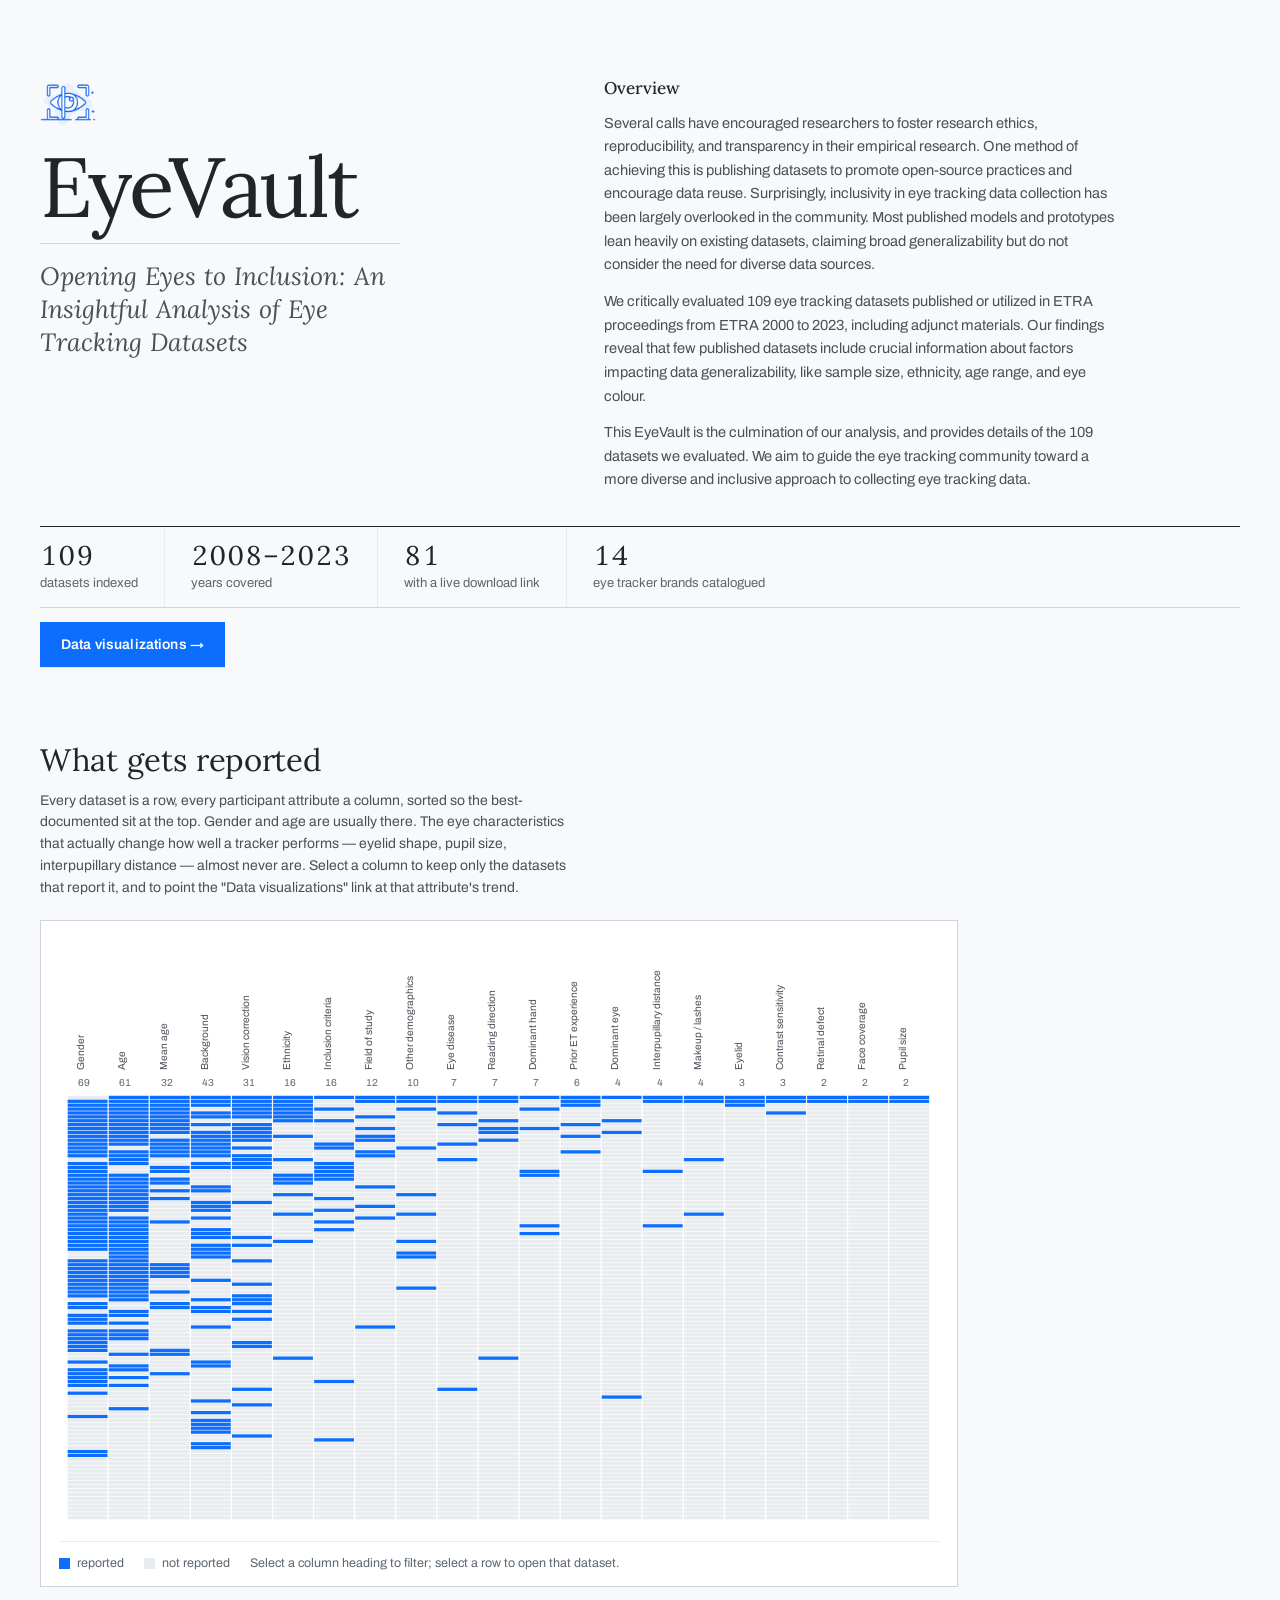
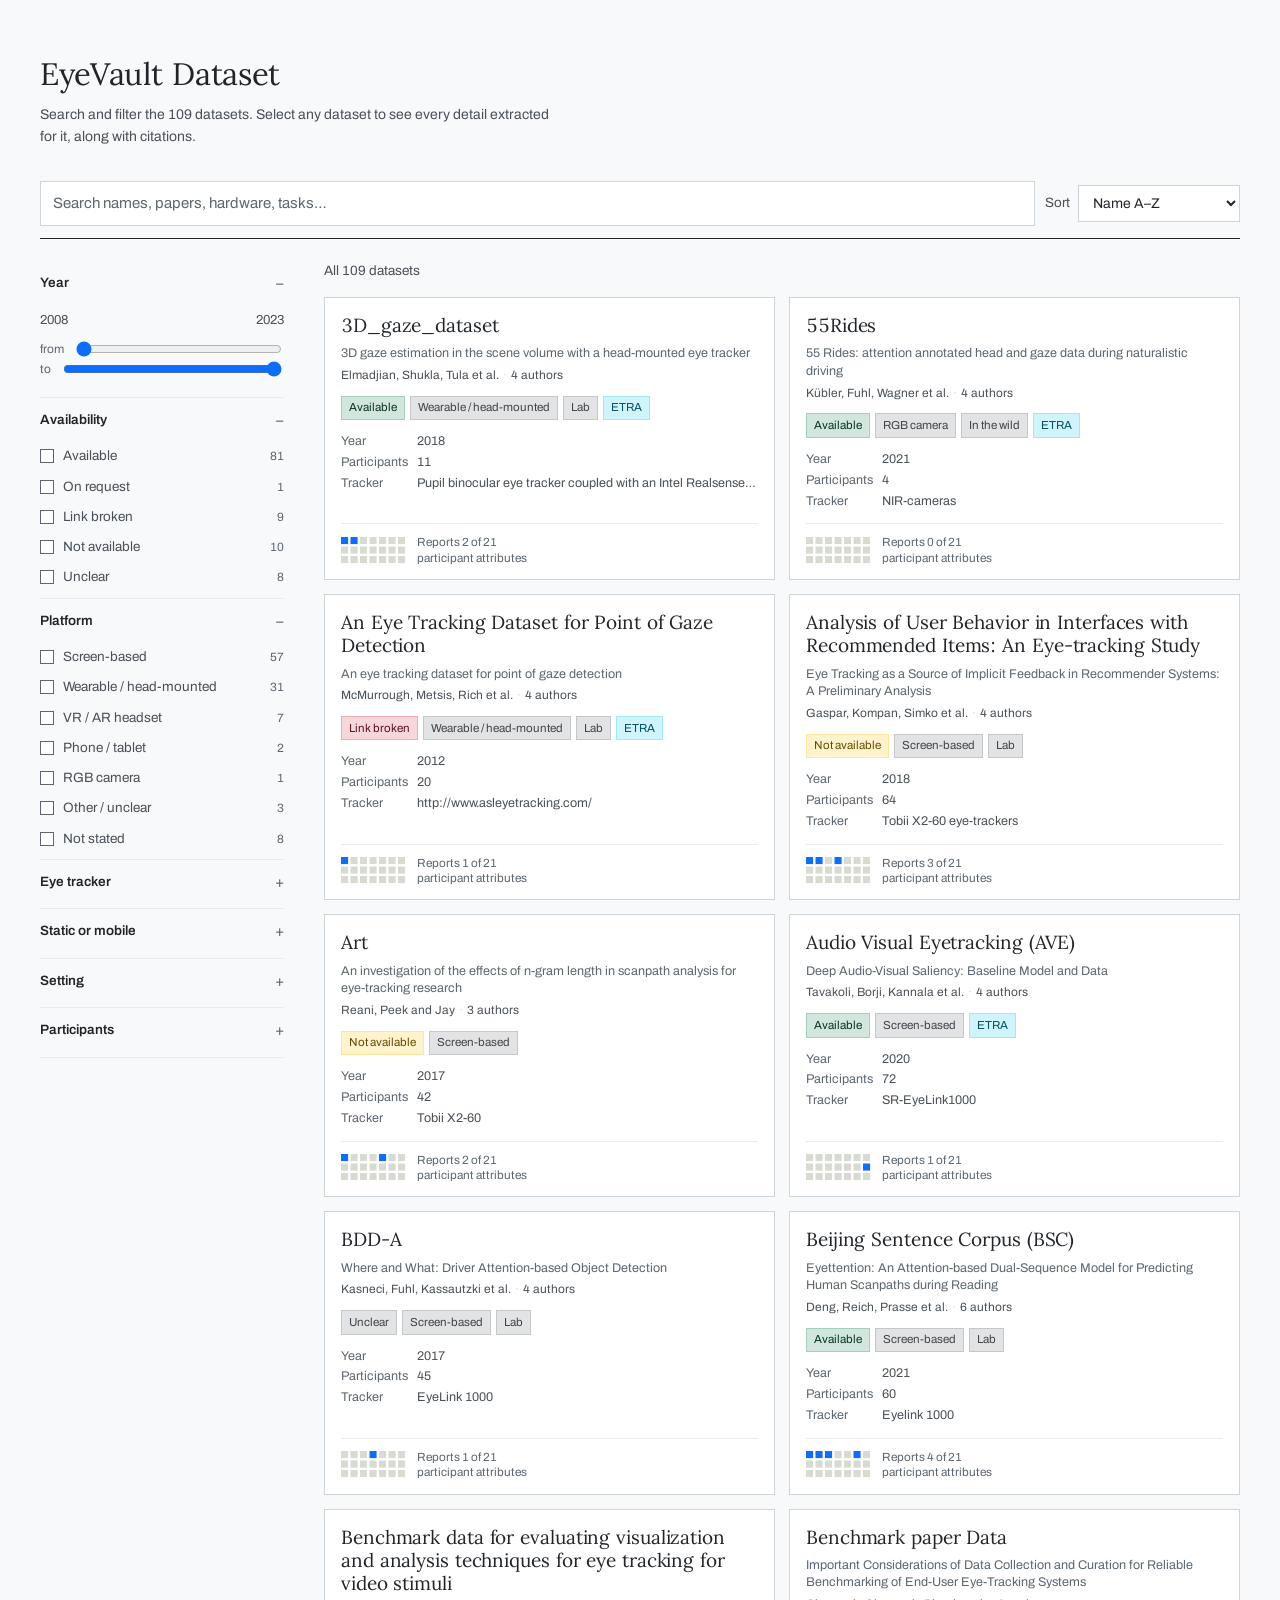
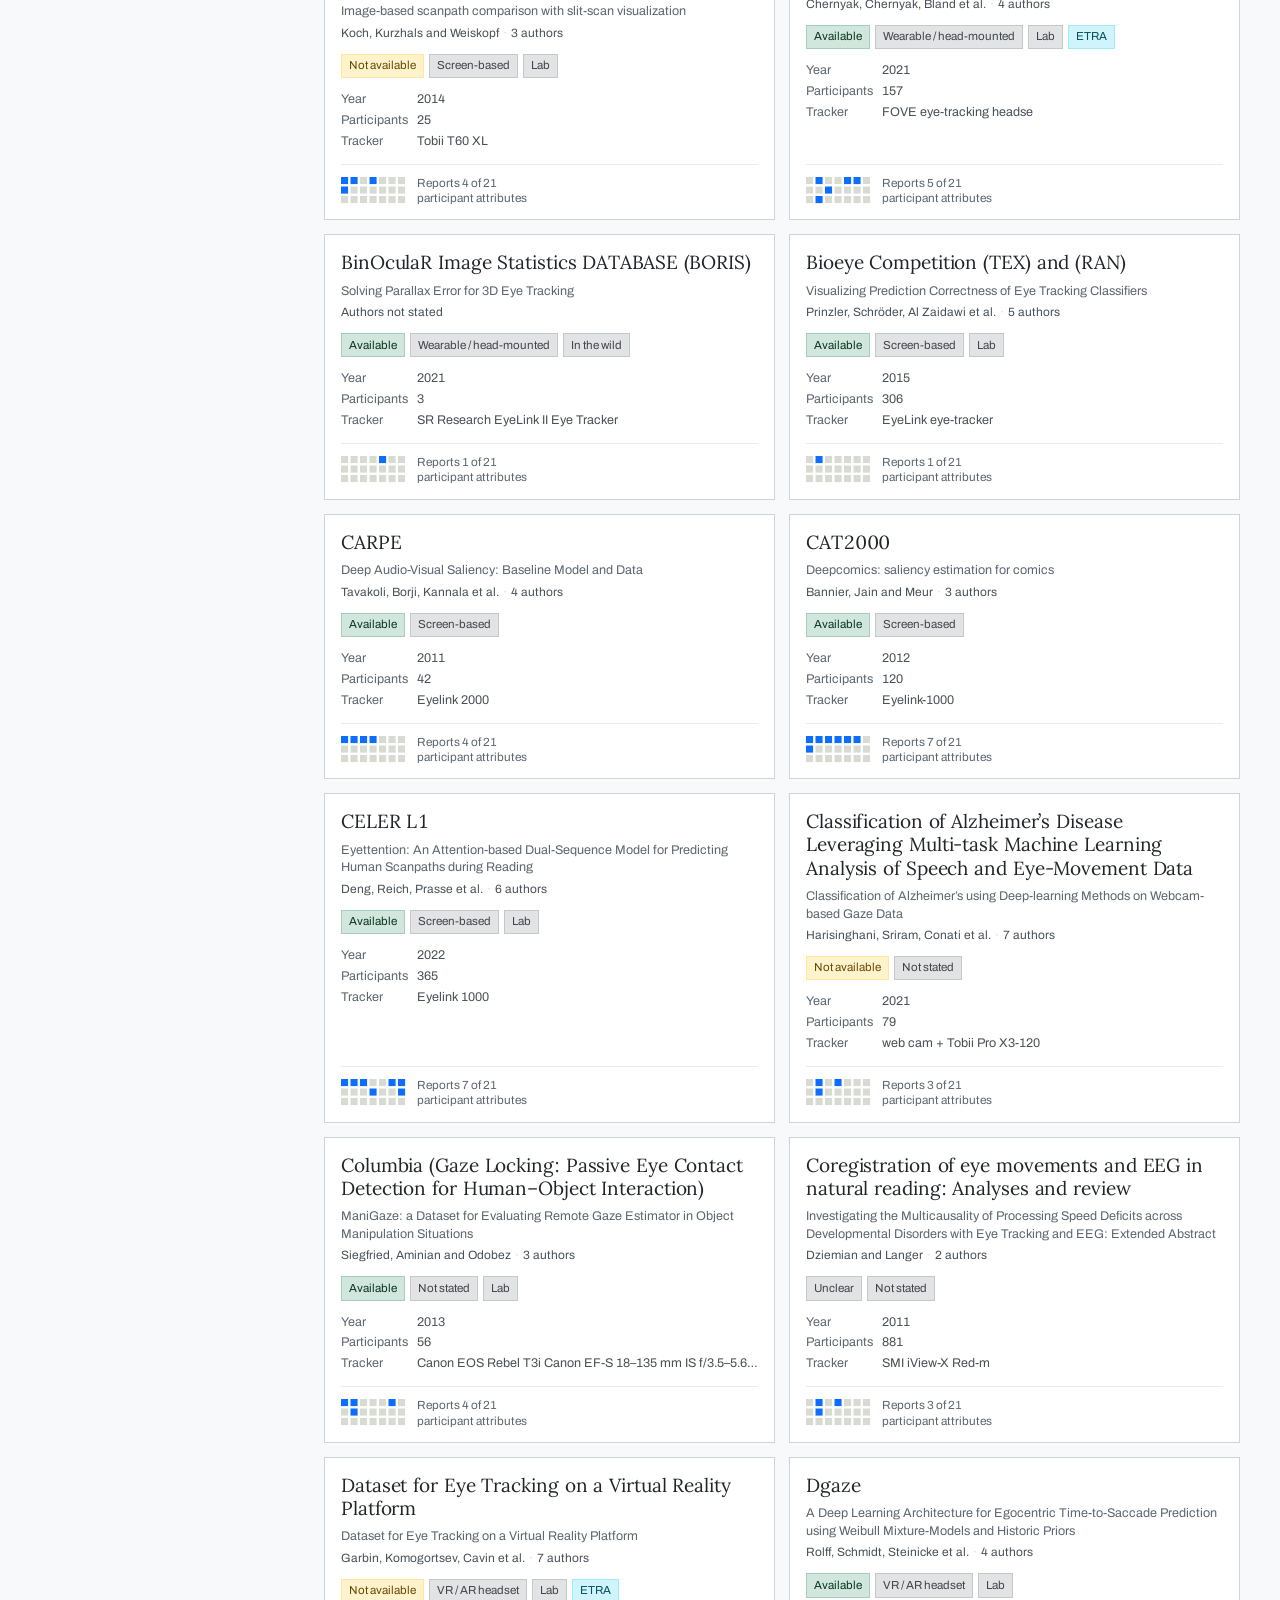
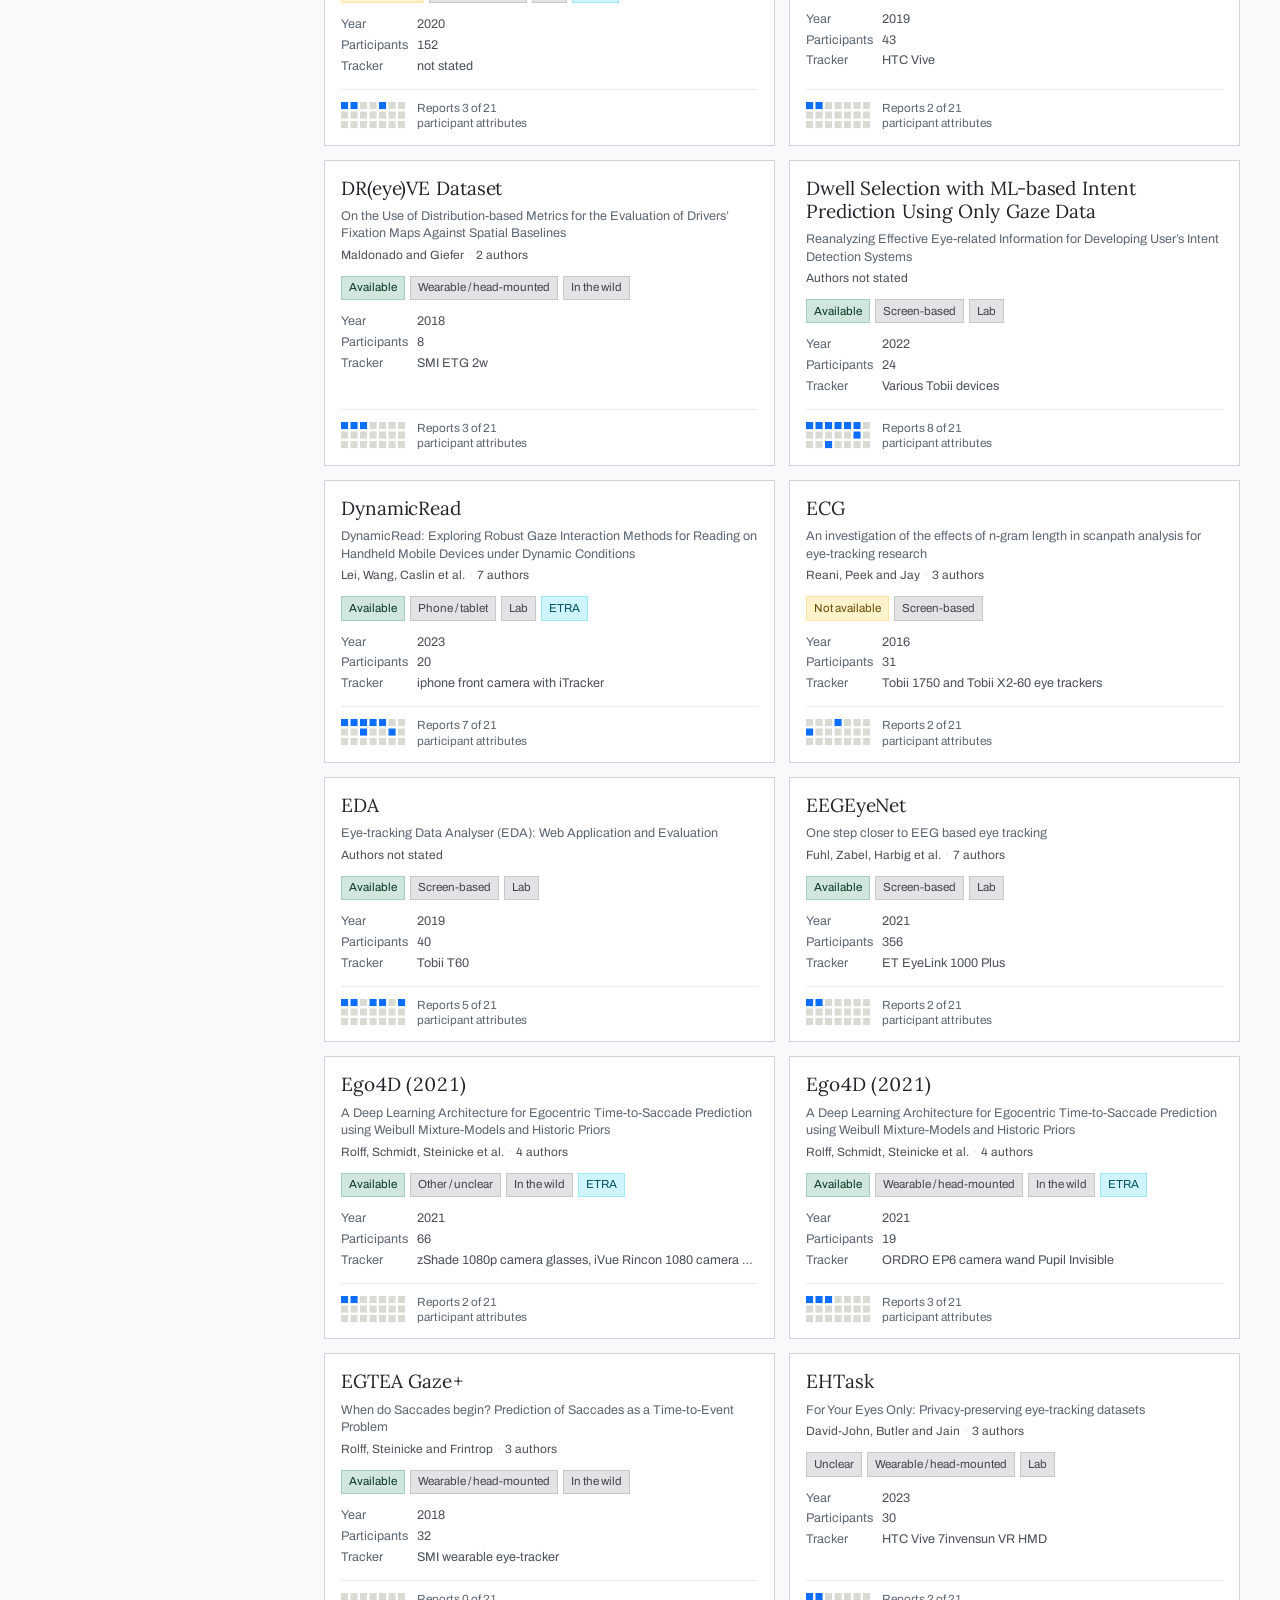
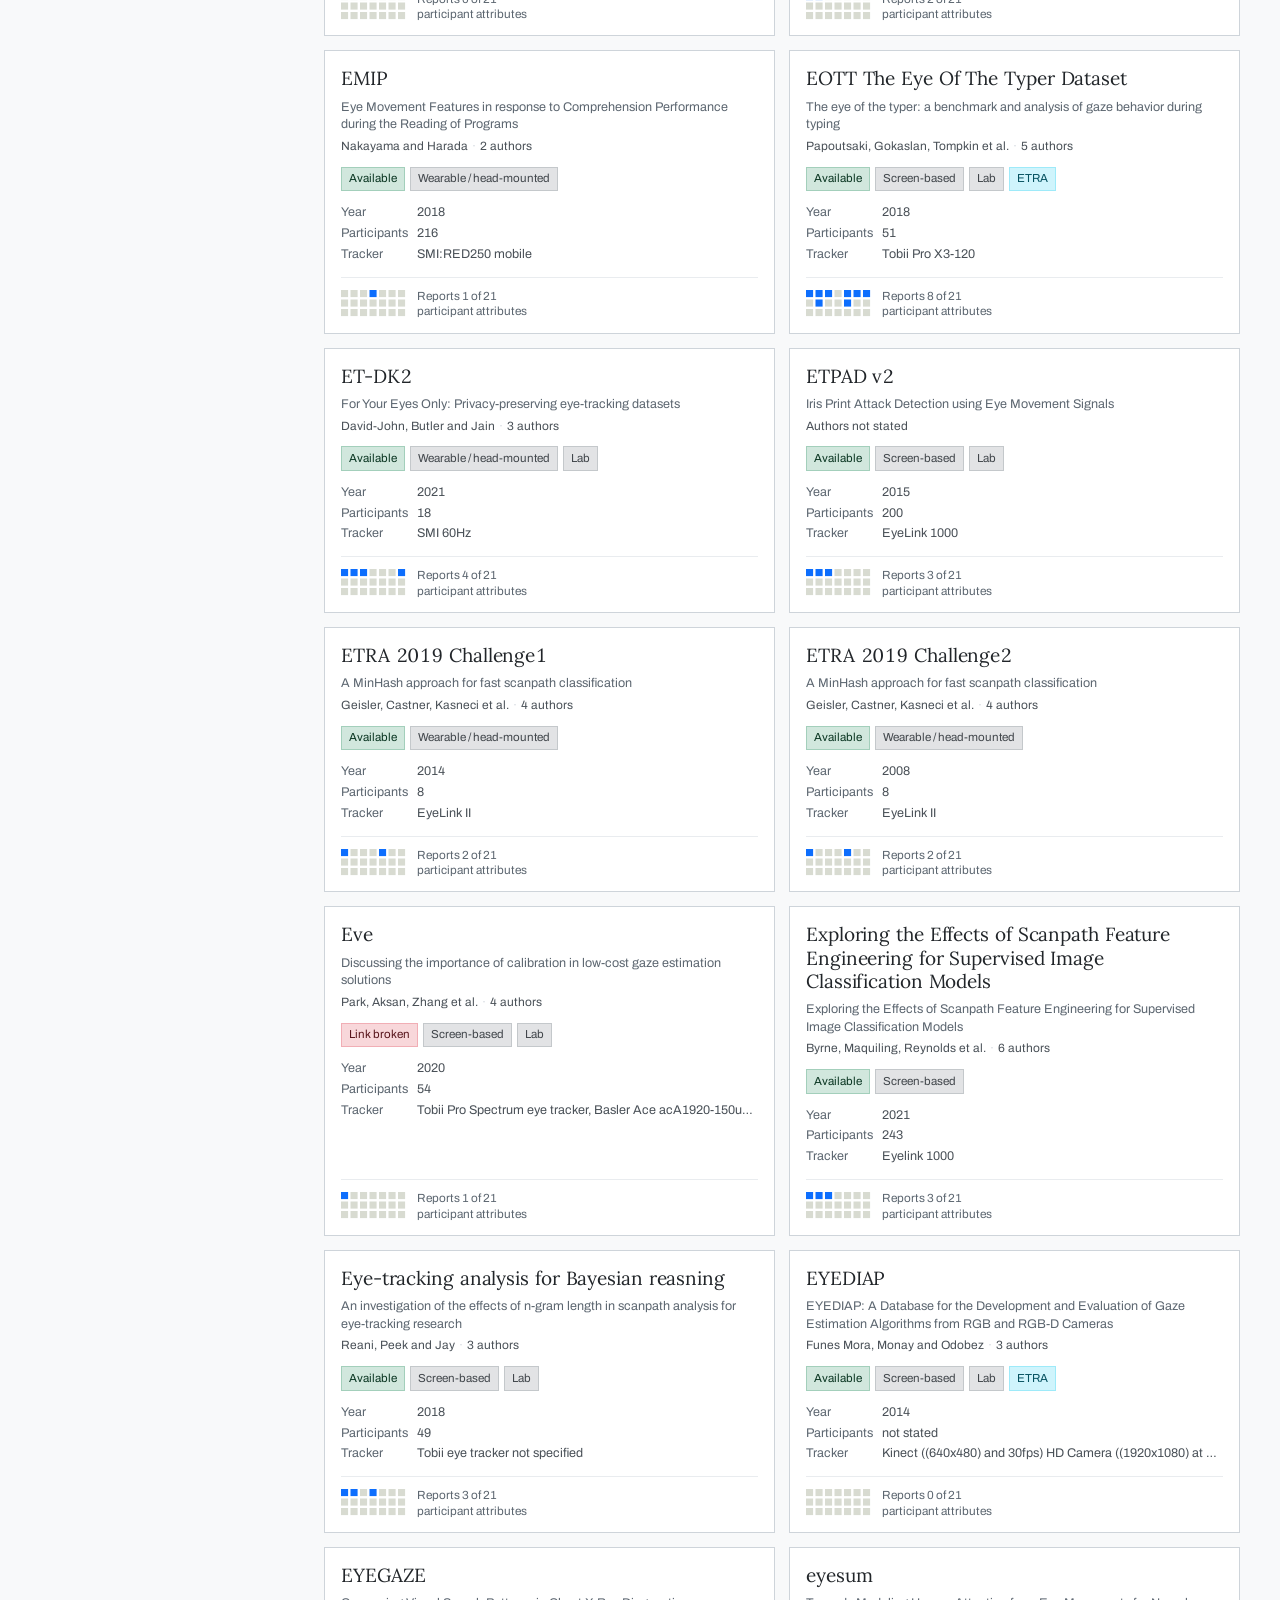
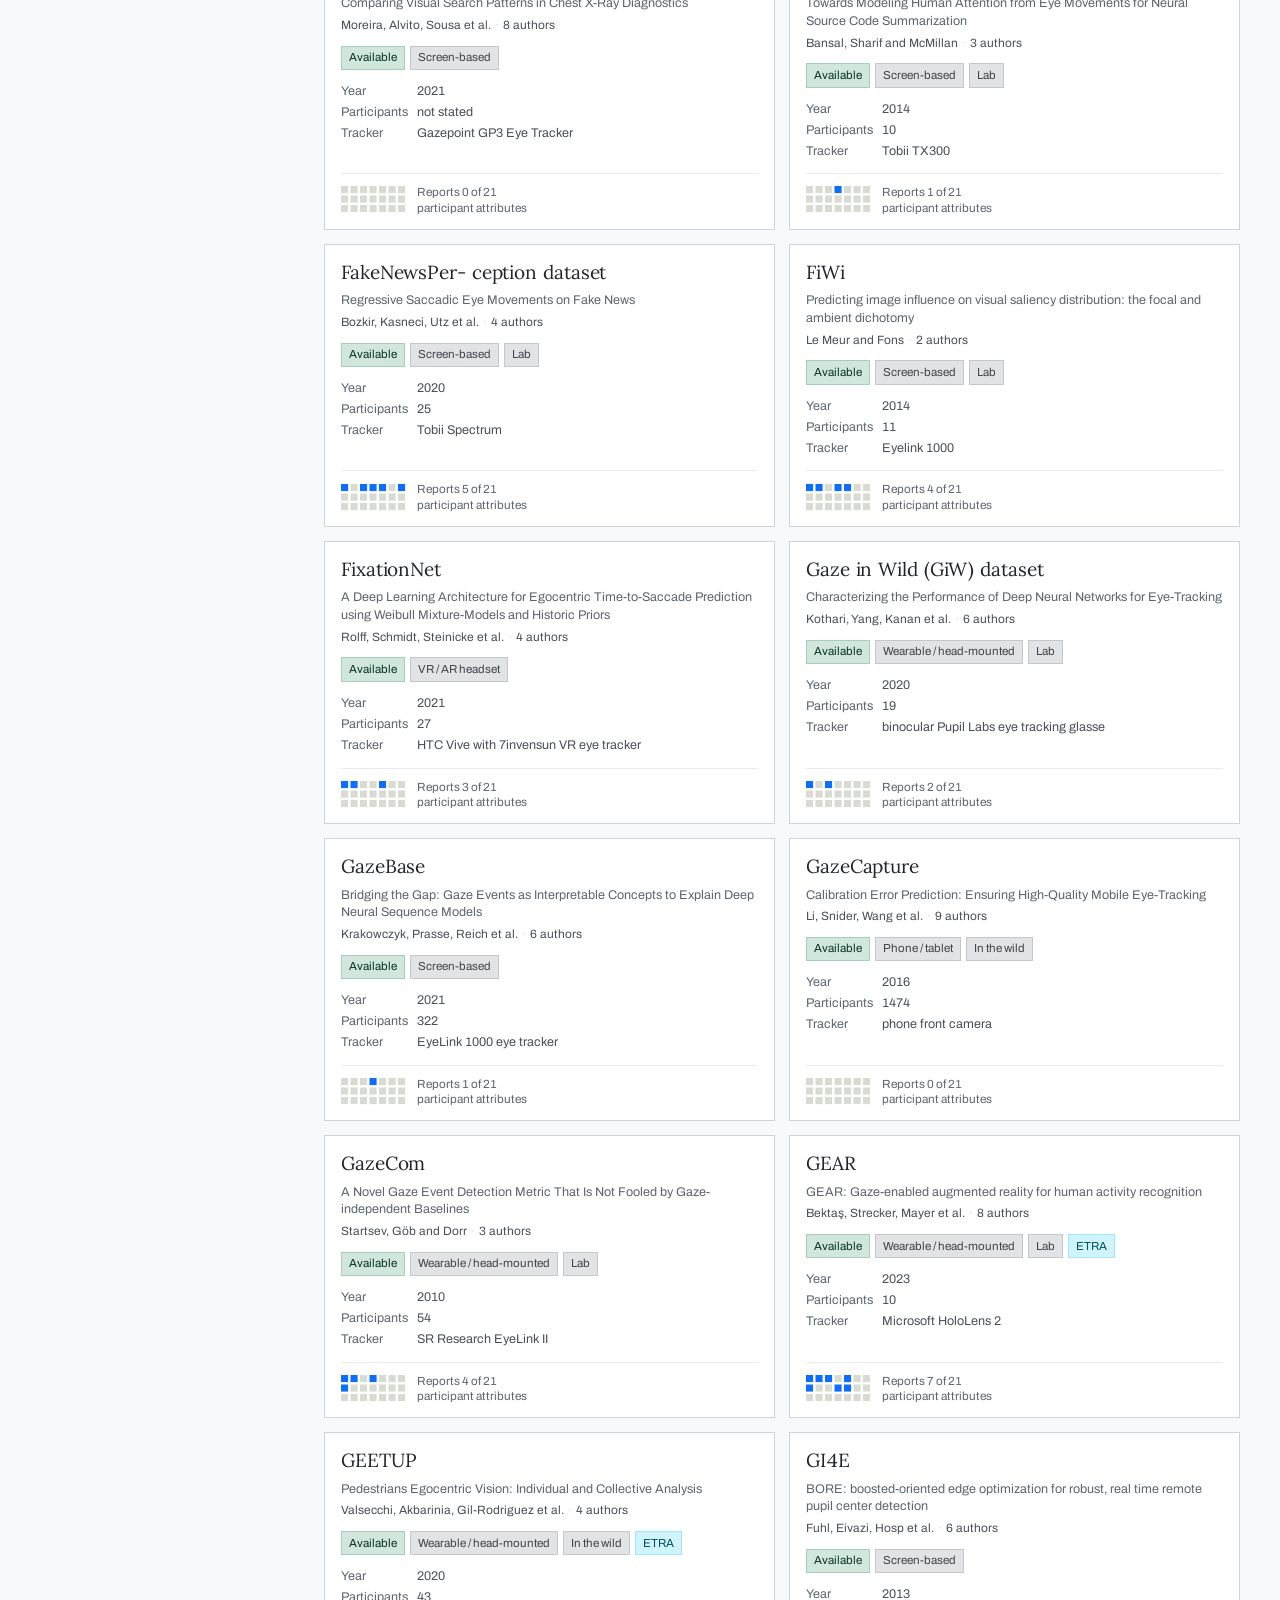
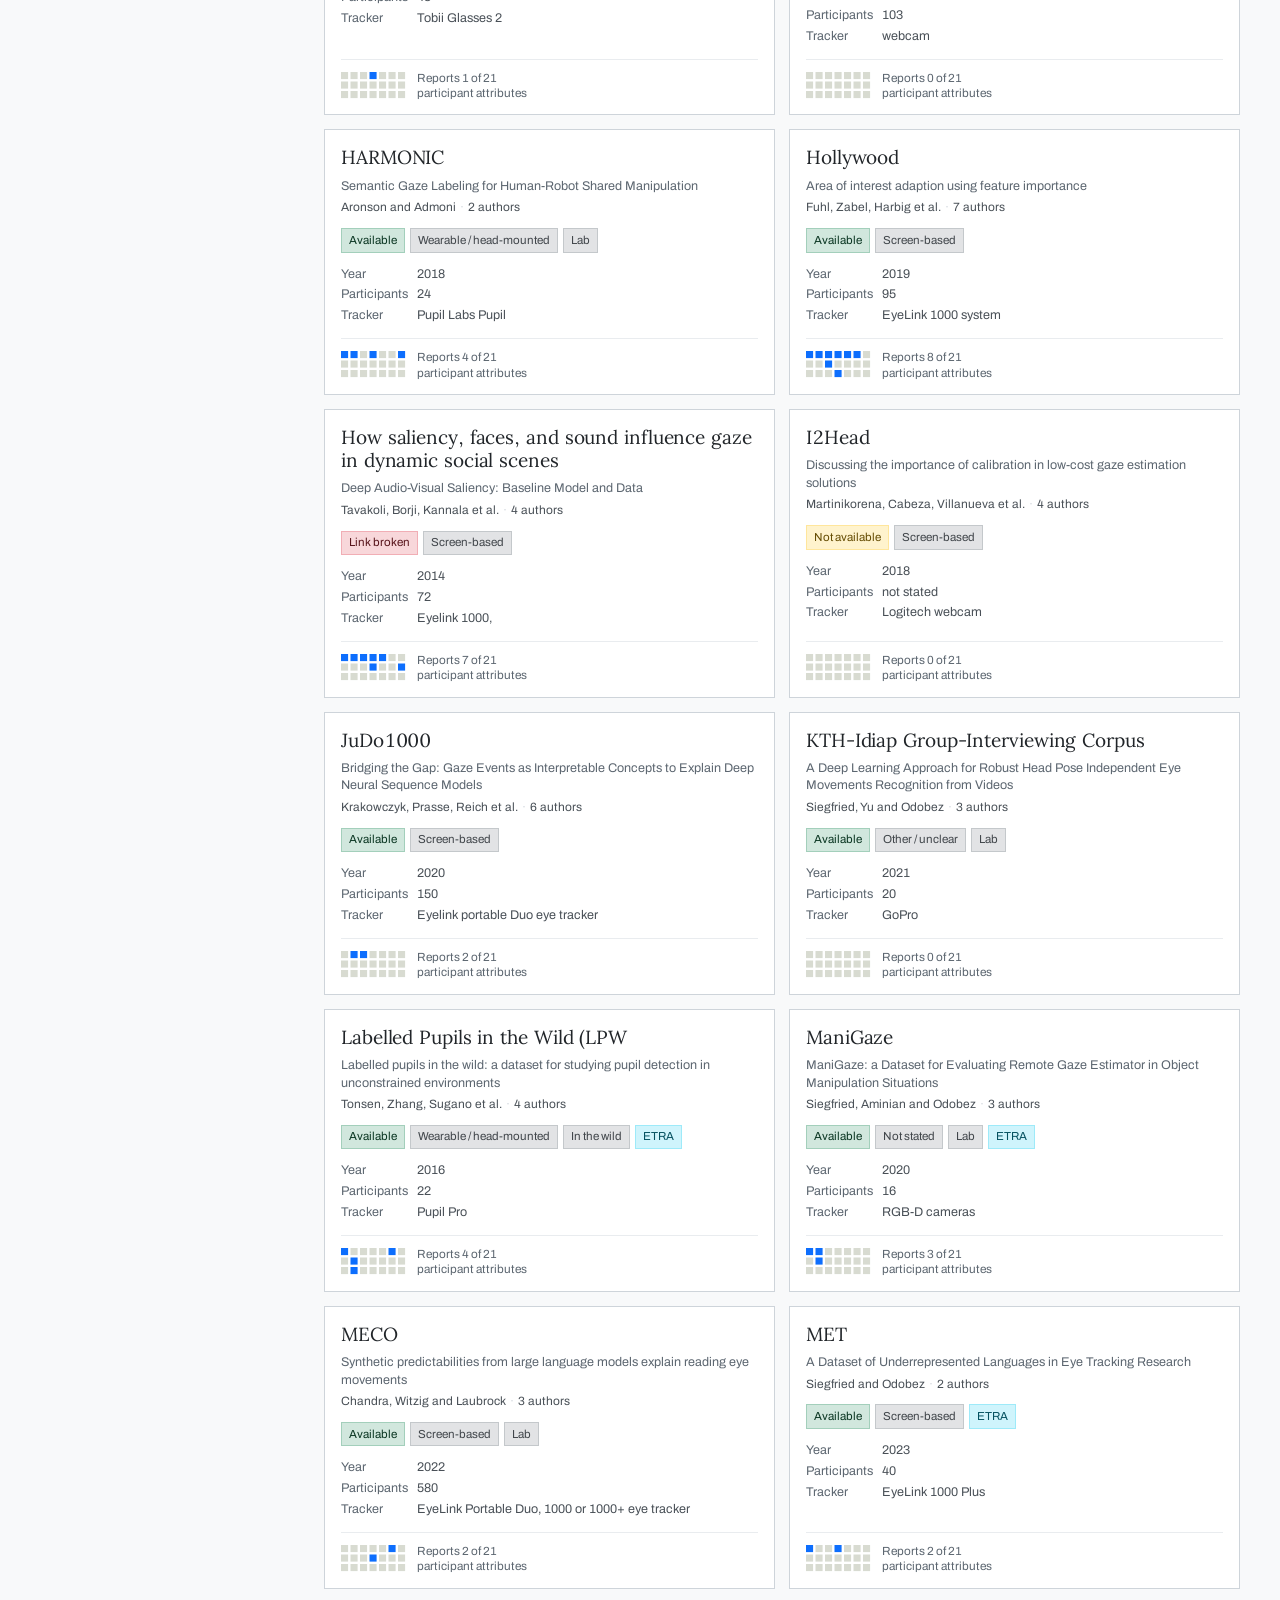
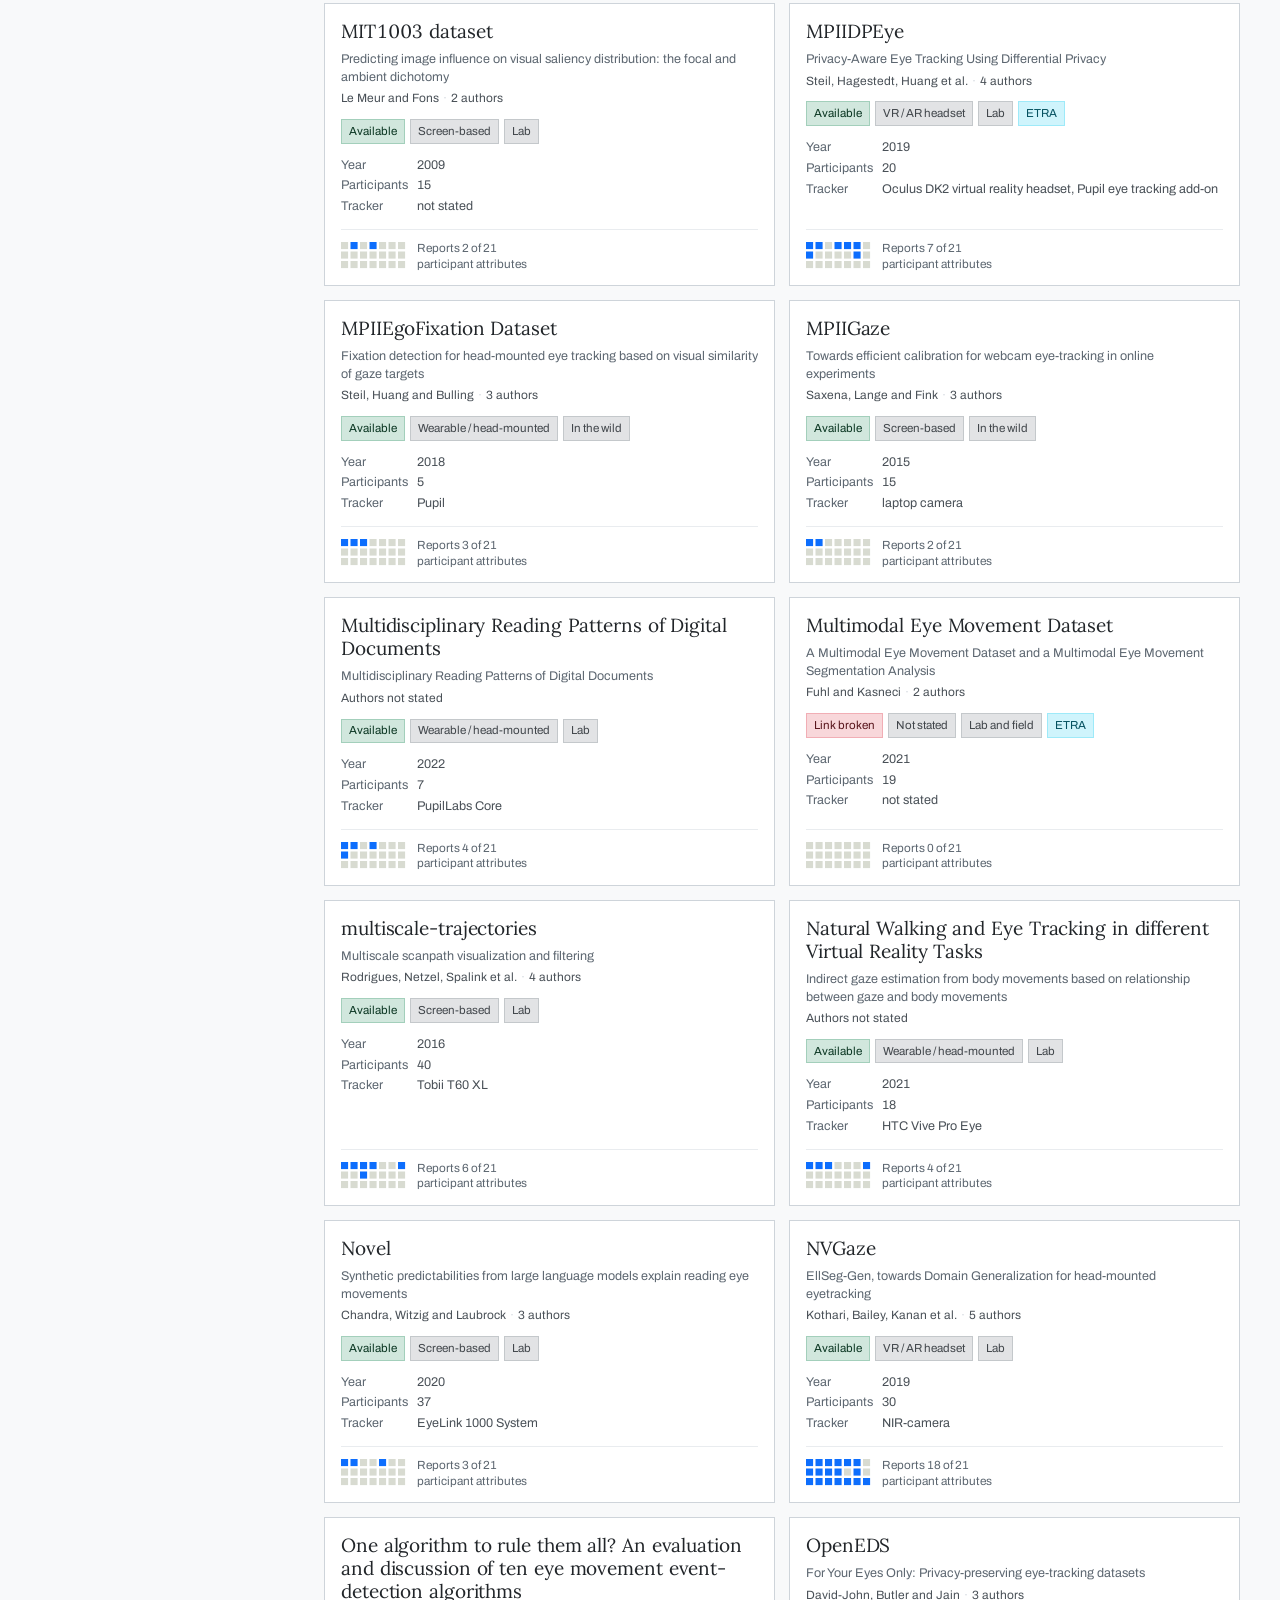
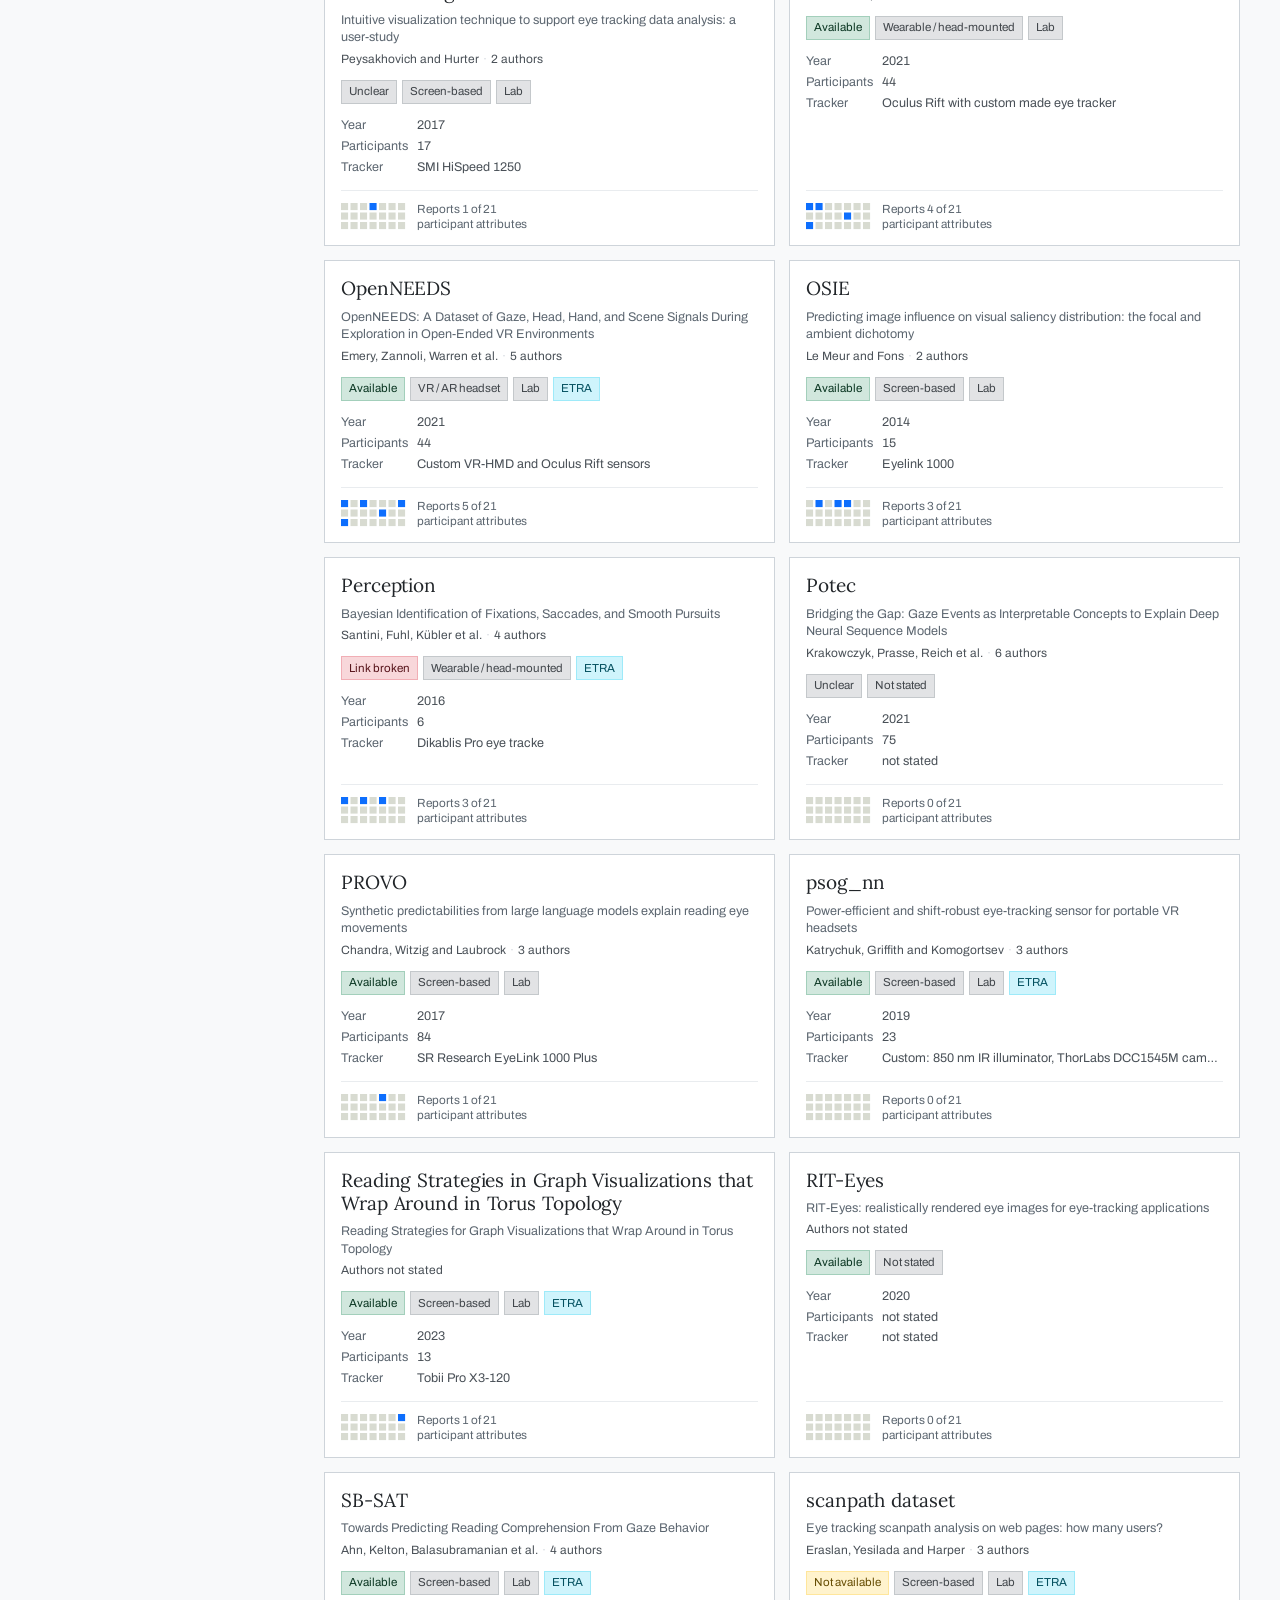
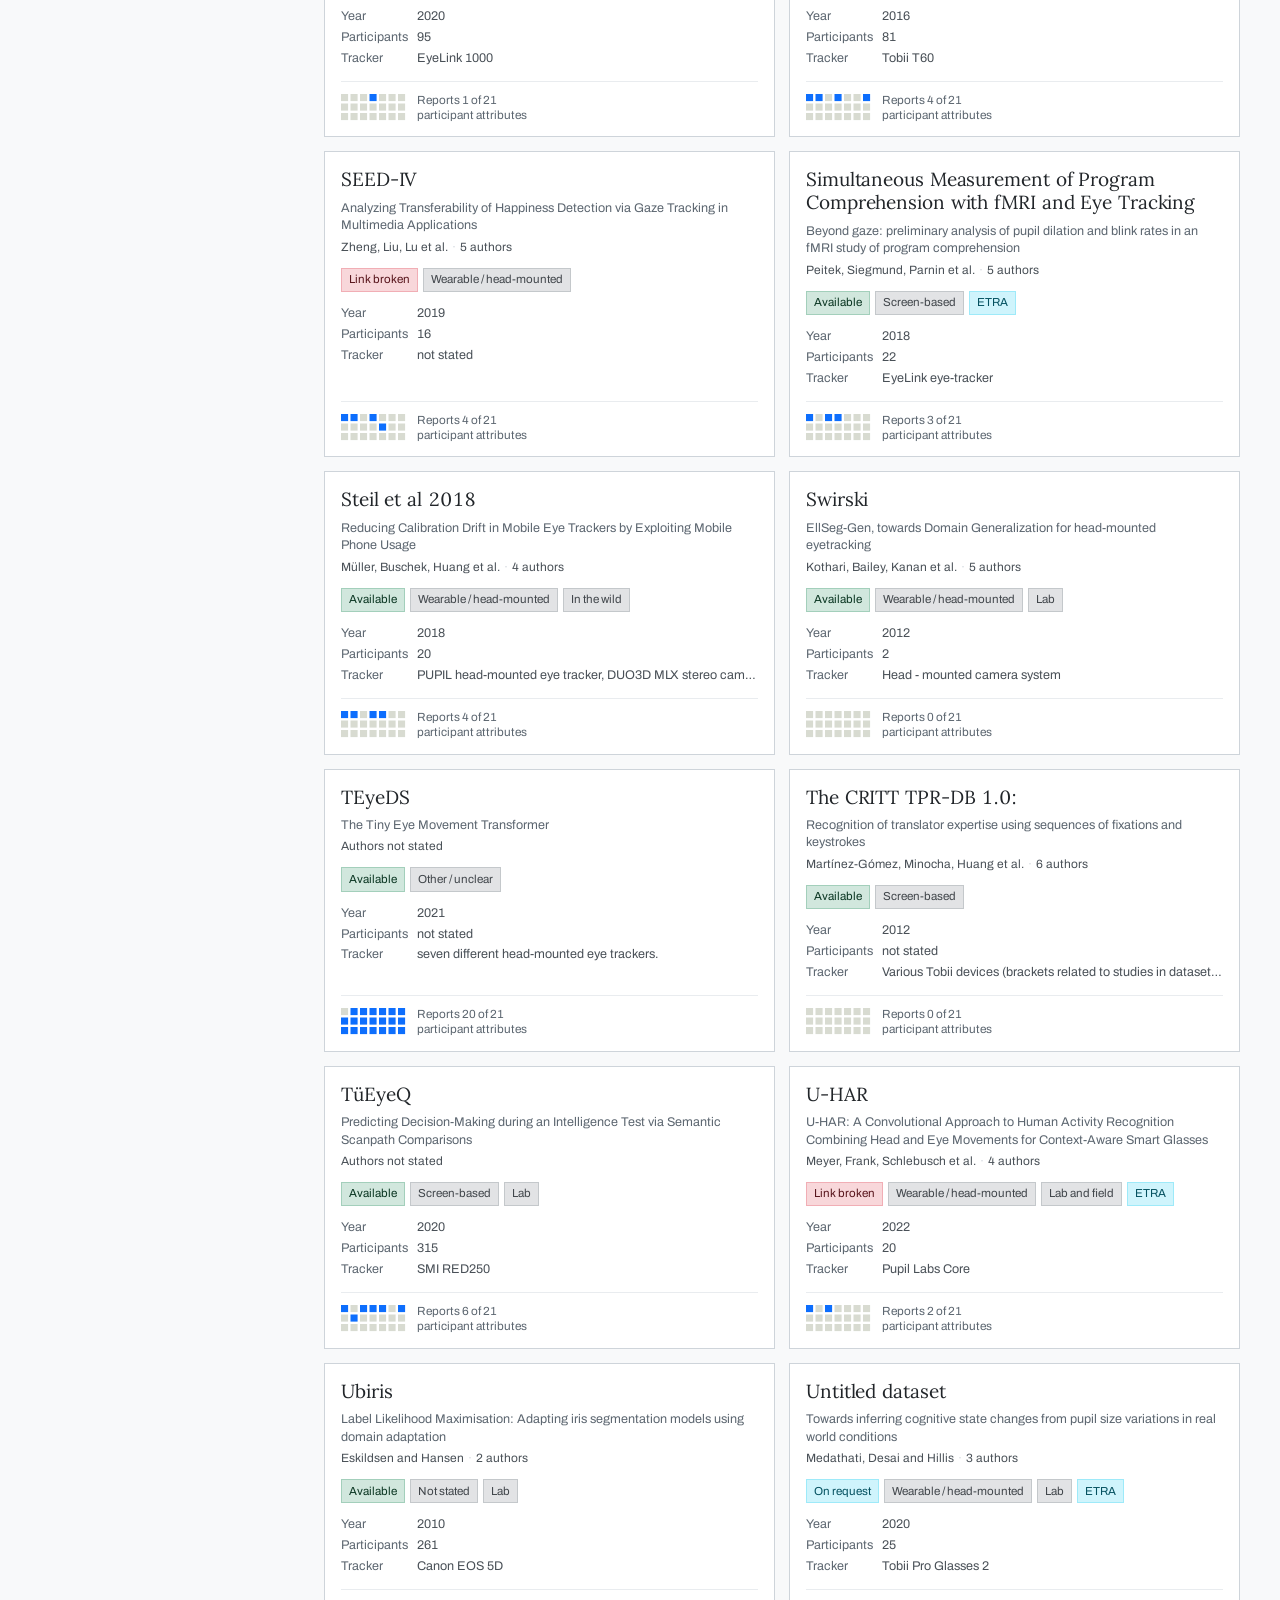
<file: index.html>
<!DOCTYPE html>
<html lang="en">
<head>
<meta charset="utf-8">
<meta name="viewport" content="width=device-width, initial-scale=1">
<title>EyeVault &mdash; Opening Eyes to Inclusion</title>
<meta name="description" content="EyeVault Research Database: an analysis of 109 eye tracking datasets published or utilised in ETRA proceedings, 2000 to 2023.">
<meta property="og:title" content="EyeVault">
<meta property="og:description" content="EyeVault Research Database">
<link rel="icon" type="image/png" href="eyelogo.png">
<link rel="preconnect" href="https://fonts.googleapis.com">
<link rel="preconnect" href="https://fonts.gstatic.com" crossorigin>
<link href="https://fonts.googleapis.com/css2?family=Archivo:wght@400;500;600&family=Lora:ital,wght@0,400;0,500;0,600;1,400&display=swap" rel="stylesheet">
<link rel="stylesheet" href="styles.css">
</head>
<body>

<header class="masthead">
  <div class="wrap">
    <div class="mast-grid">
      <div class="mast-id">
        <img class="logo" src="eyelogo.png" alt="EyeVault logo" width="72" height="72">
        <h1>EyeVault</h1>
        <p class="tagline">Opening Eyes to Inclusion: An Insightful Analysis of Eye Tracking Datasets</p>
      </div>
      <div class="overview">
        <h2>Overview</h2>
        <p>Several calls have encouraged researchers to foster research ethics, reproducibility, and transparency in their empirical research. One method of achieving this is publishing datasets to promote open-source practices and encourage data reuse. Surprisingly, inclusivity in eye tracking data collection has been largely overlooked in the community. Most published models and prototypes lean heavily on existing datasets, claiming broad generalizability but do not consider the need for diverse data sources.</p>
        <p>We critically evaluated 109 eye tracking datasets published or utilized in ETRA proceedings from ETRA 2000 to 2023, including adjunct materials. Our findings reveal that few published datasets include crucial information about factors impacting data generalizability, like sample size, ethnicity, age range, and eye colour.</p>
        <p>This EyeVault is the culmination of our analysis, and provides details of the 109 datasets we evaluated. We aim to guide the eye tracking community toward a more diverse and inclusive approach to collecting eye tracking data.</p>
      </div>
    </div>
    <div class="ledger" id="ledger"></div>
    <nav class="page-nav"><a class="pagelink" id="datavizLink" href="dataviz.html">Data visualizations &rarr;</a></nav>
  </div>
</header>

<section class="wall-sec">
  <div class="wrap">
    <div class="sec-head"><h2>What gets reported</h2></div>
    <p class="sec-note">Every dataset is a row, every participant attribute a column, sorted so the best-documented sit at the top. Gender and age are usually there. The eye characteristics that actually change how well a tracker performs &mdash; eyelid shape, pupil size, interpupillary distance &mdash; almost never are. Select a column to keep only the datasets that report it, and to point the "Data visualizations" link at that attribute's trend.</p>
    <div class="wall-box">
      <div class="wall" id="wall"></div>
      <div class="wall-bars" id="wallBars"></div>
      <div class="wall-legend">
        <span class="key"><i class="on"></i> reported</span>
        <span class="key"><i class="off"></i> not reported</span>
        <span id="wallHint">Select a column heading to filter; select a row to open that dataset.</span>
      </div>
    </div>
  </div>
</section>

<main class="browser">
  <div class="wrap">
    <div class="sec-head"><h2>EyeVault Dataset</h2></div>
    <p class="sec-note">Search and filter the 109 datasets. Select any dataset to see every detail extracted for it, along with citations.</p>

    <div class="controls">
      <div class="search">
        <input id="q" type="search" placeholder="Search names, papers, hardware, tasks&hellip;" aria-label="Search datasets">
        <button class="search-clear" id="qClear" hidden aria-label="Clear search">&times;</button>
      </div>
      <div class="sortwrap">
        <label for="sort">Sort</label>
        <select id="sort">
          <option value="name" selected>Name A&ndash;Z</option>
          <option value="score">Most fully reported</option>
          <option value="scoreAsc">Least fully reported</option>
          <option value="yearDesc">Newest first</option>
          <option value="yearAsc">Oldest first</option>
          <option value="nDesc">Most participants</option>
        </select>
      </div>
      <button class="facet-toggle" id="facetToggle" aria-expanded="false">Filters</button>
    </div>

    <div class="layout">
      <aside class="facets" id="facets" aria-label="Filters"></aside>
      <div>
        <div class="resbar">
          <span id="count"></span>
          <div class="chips" id="chips"></div>
        </div>
        <div class="grid" id="grid"></div>
      </div>
    </div>
  </div>
</main>

<footer>
  <div class="wrap">
    <p>Built from the EyeVault survey of 109 eye tracking datasets published or utilised in ETRA proceedings, 2000&ndash;2023. Blank cells mean the source paper did not state a value, which is not the same as the attribute being absent from the study.</p>
    <p>Filtering and search run entirely in your browser.</p>
  </div>
</footer>

<div class="scrim" id="scrim"></div>
<aside class="panel" id="panel" role="dialog" aria-modal="true" aria-labelledby="pTitle" tabindex="-1"></aside>
<div id="tip" aria-hidden="true"></div>

<script src="data.js"></script>
<script src="app.js"></script>
</body>
</html>
</file>
<file: styles.css>
:root{
  /* Bootstrap 5 neutrals, contrast-checked (ink-3 clears 4.5:1 on --paper) */
  --paper:#F8F9FA;
  --surface:#F1F3F5;
  --raised:#FFFFFF;
  --ink:#212529;
  --ink-2:#495057;
  --ink-3:#5C6670;
  --rule:#CED4DA;
  --rule-soft:#E9ECEF;

  /* Bootstrap primary, used for interactive elements + "reported" marks */
  --mark:#0D6EFD;
  --mark-soft:#9EC5FE;
  --accent:#0D6EFD;
  --accent-hover:#0A58CA;
  --accent-soft:#CFE2FF;
  --accent-text:#052C65;

  /* Bootstrap semantic colors, "subtle" bg/text/border triplets (7:1+ contrast) */
  --success-bg:#D1E7DD; --success-text:#0A3622; --success-border:#A3CFBB;
  --danger-bg:#F8D7DA;  --danger-text:#58151C;  --danger-border:#F1AEB5;
  --warning-bg:#FFF3CD; --warning-text:#664D03; --warning-border:#FFE69C;
  --info-bg:#CFF4FC;    --info-text:#055160;    --info-border:#9EEAF9;
  --secondary-bg:#E2E3E5; --secondary-text:#41464B; --secondary-border:#C4C8CB;
  --warn:#664D03;
  --serif:"Lora",Georgia,"Times New Roman",serif;
  --sans:"Archivo",-apple-system,BlinkMacSystemFont,"Segoe UI",Roboto,sans-serif;
  --pad:clamp(16px,4vw,40px);
}
*{box-sizing:border-box}
html{-webkit-text-size-adjust:100%}
body{
  margin:0;background:var(--paper);color:var(--ink);
  font-family:var(--sans);font-size:15px;line-height:1.5;
  font-variant-numeric:tabular-nums;
}
a{color:inherit}
button{font:inherit;color:inherit}
:focus-visible{outline:2px solid var(--accent);outline-offset:2px;border-radius:2px}
.wrap{max-width:1320px;margin:0 auto;padding:0 var(--pad)}

/* ---------- masthead ---------- */
.masthead{padding:clamp(40px,7vw,76px) 0 0}
.mast-grid{
  display:grid;grid-template-columns:minmax(0,42%) minmax(0,58%);
  gap:clamp(24px,5vw,60px);align-items:start;margin-bottom:34px;
}
.logo{
  display:block;width:56px;height:56px;margin-bottom:14px;
}
.masthead h1{
  font-family:var(--serif);font-weight:400;
  font-size:clamp(46px,7.6vw,84px);line-height:.96;
  letter-spacing:-.03em;margin:0 0 16px;
}
.tagline{
  font-family:var(--serif);font-weight:400;
  font-size:clamp(19px,2.4vw,25px);line-height:1.32;font-style:italic;
  color:var(--ink-2);margin:0;max-width:24ch;
  border-top:1px solid var(--rule);padding-top:16px;
}
.overview h2{
  font-family:var(--serif);font-weight:500;font-size:17px;
  margin:0 0 10px;color:var(--ink);
}
.overview p{
  margin:0 0 13px;font-size:14.6px;line-height:1.62;
  color:var(--ink-2);max-width:64ch;
}
.overview p:last-child{margin-bottom:0}
.wip{
  font-style:italic;font-size:13.6px!important;color:var(--ink-3)!important;
  border-left:2px solid var(--rule);padding-left:13px;margin-top:16px!important;
}
.ledger{
  display:flex;flex-wrap:wrap;gap:0;border-top:1px solid var(--ink);
  border-bottom:1px solid var(--rule);
}
.page-nav{padding:14px 0 6px}
.pagelink{
  display:inline-flex;align-items:center;gap:8px;
  font-size:14px;font-weight:600;padding:11px 20px;
  background:var(--accent);color:#fff;border:1px solid var(--accent);
  text-decoration:none;letter-spacing:.01em;
  box-shadow:0 1px 0 rgba(11,34,71,.08);
  transition:background-color .15s ease, transform .1s ease;
}
.pagelink:hover{background:var(--accent-hover);border-color:var(--accent-hover)}
.pagelink:active{transform:translateY(1px)}
.pagelink:focus-visible{outline:2px solid var(--ink);outline-offset:2px}
.logo-link{display:inline-block}
.wordmark-link{color:inherit;text-decoration:none}
.wordmark-link:hover{color:var(--accent)}
.overview a{color:var(--accent-hover);text-decoration-color:var(--rule)}
.overview a:hover{text-decoration-color:currentColor}
.dataviz-head .tagline{max-width:none}
footer a{color:var(--accent-hover)}
.ledger div{
  padding:14px 26px 14px 0;margin-right:26px;
  border-right:1px solid var(--rule-soft);
}
.ledger div:last-child{border-right:0}
.ledger b{
  display:block;font-family:var(--serif);font-weight:400;
  font-size:27px;line-height:1.1;
}
.ledger span{font-size:13px;color:var(--ink-3)}

/* ---------- coverage wall ---------- */
.wall-sec{padding:clamp(38px,6vw,64px) 0 0}
.sec-head{display:flex;flex-wrap:wrap;align-items:baseline;gap:16px;margin-bottom:6px}
.sec-head h2{
  font-family:var(--serif);font-weight:400;font-size:clamp(23px,3vw,31px);
  margin:0;letter-spacing:-.01em;
}
.sec-note{color:var(--ink-2);font-size:14px;max-width:66ch;margin:0 0 22px;line-height:1.55}
.wall-box{
  background:var(--raised);border:1px solid var(--rule);
  padding:18px 18px 14px;max-width:918px;
}
.wall svg{display:block;width:100%;max-width:880px;height:auto;overflow:visible}
.wc-label{font-size:9.4px;fill:var(--ink-2);font-family:var(--sans)}
.wc-count{font-size:9.4px;fill:var(--ink-3);font-family:var(--sans)}
.wc-hit{cursor:pointer}
.wc-hit:hover .wc-label,.wc-hit[aria-pressed="true"] .wc-label{fill:var(--accent);font-weight:600}
.wc-hit:hover .wc-band{fill:rgba(67,56,168,.07)}
.wc-hit[aria-pressed="true"] .wc-band{fill:rgba(67,56,168,.11)}
.cell-on{fill:var(--mark)}
.cell-off{fill:#E9ECEF}
.row-hit{cursor:pointer;fill:transparent}
.row-hit:hover{fill:rgba(28,43,45,.1)}
.wall-legend{
  display:flex;flex-wrap:wrap;gap:20px;align-items:center;
  margin-top:14px;padding-top:12px;border-top:1px solid var(--rule-soft);
  font-size:12.5px;color:var(--ink-3);
}
.key{display:inline-flex;align-items:center;gap:7px}
.key i{width:11px;height:11px;display:inline-block}
.key i.on{background:var(--mark)}
.key i.off{background:#E9ECEF}

/* ---------- d3 chart sections ---------- */
.chart-controls{
  display:flex;flex-wrap:wrap;align-items:center;gap:16px;margin-bottom:6px;
  font-size:13.5px;color:var(--ink-2);
}
.chart-controls .ctrl{display:flex;align-items:center;gap:8px}
.chart-controls select{
  font:inherit;font-size:13.5px;padding:7px 9px;background:var(--raised);
  border:1px solid var(--rule);color:var(--ink);
}
.heat-gradient{display:inline-block;width:140px;height:11px;border:1px solid var(--rule);vertical-align:middle}
.chart{width:100%}
.chart svg{display:block;width:100%;height:auto}
.chart-fallback{color:var(--ink-3);font-size:13.5px;padding:30px 0;text-align:center}
.chart-legend{
  display:flex;flex-wrap:wrap;gap:16px;margin-top:12px;padding-top:12px;
  border-top:1px solid var(--rule-soft);font-size:12.5px;color:var(--ink-2);
}
.chart-key{display:inline-flex;align-items:center;gap:7px}
.chart-key i{
  width:11px;height:11px;border-radius:50%;display:inline-block;border:1.3px solid;
}
/* mobile fallback for the wall */
.wall-bars{display:none}
.bar-row{
  display:grid;grid-template-columns:1fr 42px;gap:10px;align-items:center;
  padding:5px 0;border-bottom:1px solid var(--rule-soft);cursor:pointer;
  text-align:left;background:none;border-left:0;border-right:0;border-top:0;width:100%;
}
.bar-row:last-child{border-bottom:0}
.bar-row[aria-pressed="true"] .bar-name{color:var(--accent);font-weight:600}
.bar-name{font-size:13px}
.bar-track{height:7px;background:#E9ECEF;margin-top:4px}
.bar-fill{height:100%;background:var(--mark);display:block}
.bar-num{font-size:12.5px;color:var(--ink-3);text-align:right}

/* ---------- browser layout ---------- */
.browser{padding:clamp(38px,6vw,64px) 0 90px}
.controls{
  position:sticky;top:0;z-index:30;background:var(--paper);
  margin-top:4px;
  padding:12px 0;border-bottom:1px solid var(--ink);
  display:flex;flex-wrap:wrap;gap:10px;align-items:center;
}
.search{flex:1 1 300px;position:relative;display:flex}
.search input{
  width:100%;font:inherit;padding:10px 34px 10px 12px;
  background:var(--raised);border:1px solid var(--rule);color:var(--ink);
}
.search input::placeholder{color:var(--ink-3)}
.search-clear[hidden]{display:none}
.search-clear{
  position:absolute;right:4px;top:50%;transform:translateY(-50%);
  border:0;background:none;cursor:pointer;padding:6px 8px;color:var(--ink-3);
  line-height:1;font-size:17px;
}
.sortwrap{display:flex;align-items:center;gap:8px;font-size:13.5px;color:var(--ink-2)}
.sortwrap select{
  font:inherit;font-size:14px;padding:9px 10px;background:var(--raised);
  border:1px solid var(--rule);color:var(--ink);
}
.facet-toggle{
  display:none;padding:10px 14px;background:var(--raised);
  border:1px solid var(--rule);cursor:pointer;
}
.layout{display:grid;grid-template-columns:250px 1fr;gap:34px;align-items:start;margin-top:22px}

/* ---------- facets ---------- */
.facets{position:sticky;top:74px;max-height:calc(100vh - 96px);overflow-y:auto;padding-right:6px}
.facets::-webkit-scrollbar{width:7px}
.facets::-webkit-scrollbar-thumb{background:var(--rule)}
.fgroup{border-bottom:1px solid var(--rule-soft);padding:0 0 4px}
.fgroup > summary{
  cursor:pointer;list-style:none;padding:11px 0;font-size:13.5px;font-weight:600;
  display:flex;justify-content:space-between;align-items:center;
}
.fgroup > summary::-webkit-details-marker{display:none}
.fgroup > summary::after{content:"+";color:var(--ink-3);font-weight:400;font-size:15px}
.fgroup[open] > summary::after{content:"\2212"}
.opt{
  display:flex;align-items:center;gap:9px;padding:4px 0 6px;
  font-size:13.5px;cursor:pointer;color:var(--ink-2);
}
.opt:hover{color:var(--ink)}
.opt input{
  appearance:none;width:14px;height:14px;flex:none;margin:0;
  border:1px solid var(--ink-3);background:var(--raised);cursor:pointer;
}
.opt input:checked{background:var(--accent);border-color:var(--accent)}
.opt input:checked::after{
  content:"";display:block;width:4px;height:8px;margin:1px auto 0;
  border:solid #fff;border-width:0 2px 2px 0;transform:rotate(42deg);
}
.opt.zero{opacity:.4}
.opt .cnt{margin-left:auto;font-size:12px;color:var(--ink-3)}
.opt input:checked ~ .lbl{color:var(--ink);font-weight:500}
.yearbox{padding:6px 0 14px}
.yearvals{display:flex;justify-content:space-between;font-size:13px;color:var(--ink-2);margin-bottom:8px}
.yr{display:flex;gap:10px;align-items:center}
.yr label{font-size:12px;color:var(--ink-3)}
.yr input[type=range]{flex:1;min-width:0;accent-color:var(--accent)}
.reset{
  width:100%;margin:16px 0 30px;padding:10px;background:none;
  border:1px solid var(--ink);cursor:pointer;font-size:13.5px;
}
.reset:hover{background:var(--ink);color:var(--paper)}
.reset:disabled{opacity:.35;cursor:default}
.reset:disabled:hover{background:none;color:inherit}

/* ---------- results ---------- */
.resbar{
  display:flex;flex-wrap:wrap;gap:10px 16px;align-items:center;
  margin-bottom:16px;font-size:13.5px;color:var(--ink-2);
}
.chips{display:flex;flex-wrap:wrap;gap:6px}
.chip{
  display:inline-flex;align-items:center;gap:7px;padding:4px 8px;
  background:var(--accent-soft);border:1px solid var(--mark-soft);color:var(--accent-text);
  font-size:12.5px;cursor:pointer;
}
.chip:hover{background:#BBD6FF}
.chip b{font-weight:600}
.chip span{font-size:14px;line-height:1}
.grid{display:grid;grid-template-columns:repeat(auto-fill,minmax(298px,1fr));gap:14px}
.card{
  background:var(--raised);border:1px solid var(--rule);padding:16px 16px 13px;
  cursor:pointer;text-align:left;display:flex;flex-direction:column;
}
.card:hover{border-color:var(--ink)}
.card h3{margin:0 0 5px}
.card-open{
  font-family:var(--serif);font-weight:400;font-size:19px;line-height:1.22;
  letter-spacing:-.005em;background:none;border:0;padding:0;text-align:left;
  cursor:pointer;color:inherit;
}
.card .paper-t{
  font-size:12.6px;color:var(--ink-3);line-height:1.4;margin:0 0 4px;
  display:-webkit-box;-webkit-line-clamp:2;-webkit-box-orient:vertical;overflow:hidden;
}
.authors{
  font-size:12px;color:var(--ink-2);margin:0 0 12px;line-height:1.4;
}
.authors .dot{color:var(--rule);margin:0 1px}
.meta{display:flex;flex-wrap:wrap;gap:5px;margin-bottom:12px}
.tag{
  font-size:11.6px;padding:2.5px 7px;border:1px solid var(--rule);
  color:var(--ink-2);background:var(--surface);
}
.tag.success{border-color:var(--success-border);color:var(--success-text);background:var(--success-bg)}
.tag.danger{border-color:var(--danger-border);color:var(--danger-text);background:var(--danger-bg)}
.tag.warning{border-color:var(--warning-border);color:var(--warning-text);background:var(--warning-bg)}
.tag.info{border-color:var(--info-border);color:var(--info-text);background:var(--info-bg)}
.tag.neutral{border-color:var(--secondary-border);color:var(--secondary-text);background:var(--secondary-bg)}
.spec{
  font-size:12.6px;color:var(--ink-2);margin:0 0 13px;line-height:1.5;
  display:grid;grid-template-columns:66px 1fr;gap:2px 10px;
}
.spec dt{color:var(--ink-3)}
.spec dd{margin:0;overflow:hidden;text-overflow:ellipsis;white-space:nowrap}
.cardfoot{margin-top:auto;padding-top:11px;border-top:1px solid var(--rule-soft)}
.glyph{display:flex;align-items:center;gap:9px}
.glyph svg{display:block;flex:none}
.glyph small{font-size:11.8px;color:var(--ink-3);line-height:1.3}
.empty{padding:60px 0;max-width:46ch;grid-column:1/-1}
.empty p{font-family:var(--serif);font-size:20px;margin:0 0 8px}
.empty small{color:var(--ink-3);font-size:14px}

/* ---------- detail ---------- */
.scrim{
  position:fixed;inset:0;background:rgba(20,30,31,.42);z-index:80;
  opacity:0;pointer-events:none;transition:opacity .18s ease;
}
.scrim.open{opacity:1;pointer-events:auto}
.panel{
  position:fixed;top:0;right:0;height:100%;width:min(720px,100%);
  background:var(--surface);z-index:90;transform:translateX(100%);
  visibility:hidden;
  transition:transform .26s cubic-bezier(.4,0,.2,1),visibility 0s linear .26s;
  display:flex;flex-direction:column;box-shadow:-12px 0 34px rgba(20,30,31,.15);
}
.panel.open{transform:none;visibility:visible;transition:transform .26s cubic-bezier(.4,0,.2,1),visibility 0s}
.phead{padding:22px var(--pad) 16px;border-bottom:1px solid var(--rule);background:var(--raised)}
.phead h2{
  font-family:var(--serif);font-weight:400;font-size:clamp(22px,3.4vw,30px);
  line-height:1.15;margin:0 0 7px;padding-right:44px;letter-spacing:-.01em;
}
.phead .paper-t{font-size:14px;color:var(--ink-2);margin:0 0 5px;line-height:1.45}
.phead .authors{font-size:13px;color:var(--ink-2);margin:0 0 14px}
.pclose{
  position:absolute;top:16px;right:calc(var(--pad) - 6px);
  width:34px;height:34px;border:1px solid var(--rule);background:var(--raised);
  cursor:pointer;font-size:19px;line-height:1;
}
.pclose:hover{background:var(--ink);color:var(--paper);border-color:var(--ink)}
.plinks{display:flex;flex-wrap:wrap;gap:8px}
.plink{
  font-size:13px;padding:7px 11px;border:1px solid var(--ink);
  text-decoration:none;background:none;cursor:pointer;
}
.plink:hover{background:var(--ink);color:var(--paper)}
.plink[disabled]{opacity:.35;cursor:default;border-style:dashed}
.plink[disabled]:hover{background:none;color:inherit}
.pbody{overflow-y:auto;padding:0 var(--pad) 60px;flex:1}
.pscore{
  display:flex;gap:16px;align-items:center;padding:18px 0;
  border-bottom:1px solid var(--rule-soft);
}
.pscore p{margin:0;font-size:13.4px;color:var(--ink-2);line-height:1.5}
.pscore b{font-family:var(--serif);font-size:22px;font-weight:400;color:var(--ink)}
.dgroup{padding:20px 0 4px;border-bottom:1px solid var(--rule-soft)}
.dgroup h3{
  font-family:var(--serif);font-weight:500;font-size:17px;margin:0 0 12px;
}
.drow{
  display:grid;grid-template-columns:190px 1fr;gap:6px 18px;
  padding:6px 0;font-size:13.8px;align-items:baseline;
}
.drow dt{color:var(--ink-3);line-height:1.45}
.drow dd{margin:0;line-height:1.5;overflow-wrap:anywhere}
.drow.missing dd{color:var(--ink-3);font-style:italic}
.hide-missing .drow.missing{display:none}
.pcontrol{
  display:flex;gap:9px;align-items:center;padding:14px 0 0;font-size:13px;color:var(--ink-2);
}
.pcontrol input{accent-color:var(--accent);width:15px;height:15px}
.bib{padding:20px 0 30px}
.bib h3{font-family:var(--serif);font-weight:500;font-size:17px;margin:0 0 10px}
.bib pre{
  background:var(--raised);border:1px solid var(--rule);padding:13px;
  font-family:var(--sans);font-size:11.9px;line-height:1.55;color:var(--ink-2);
  overflow-x:auto;white-space:pre-wrap;overflow-wrap:anywhere;margin:0 0 9px;
  max-height:230px;
}
.copy{padding:7px 12px;border:1px solid var(--ink);background:none;cursor:pointer;font-size:13px}
.copy:hover{background:var(--ink);color:var(--paper)}

/* ---------- tooltip + footer ---------- */
#tip{
  position:fixed;z-index:70;background:var(--ink);color:var(--paper);
  padding:6px 9px;font-size:12.4px;pointer-events:none;opacity:0;
  transition:opacity .1s;max-width:270px;line-height:1.35;
}
#tip.on{opacity:1}
footer{
  border-top:1px solid var(--ink);padding:26px 0 60px;
  font-size:13px;color:var(--ink-3);line-height:1.6;
}
footer p{margin:0 0 6px;max-width:74ch}

/* ---------- responsive ---------- */
@media (max-width:980px){
  .mast-grid{grid-template-columns:1fr;gap:26px}
  .tagline{max-width:38ch}
  .layout{grid-template-columns:1fr;gap:0}
  .facets{
    position:static;max-height:none;overflow:visible;display:none;
    padding:6px 0 20px;border-bottom:1px solid var(--ink);margin-bottom:22px;
  }
  .facets.show{display:block}
  .facet-toggle{display:block}
  .drow{grid-template-columns:1fr;gap:0 0;padding:8px 0}
  .drow dt{font-size:12.4px}
}
@media (max-width:760px){
  .wall{display:none}
  .wall-bars{display:block}
  .ledger div{padding:12px 18px 12px 0;margin-right:18px}
  .ledger b{font-size:23px}
}
@media (prefers-reduced-motion:reduce){
  *{transition:none!important;animation:none!important}
}
</file>
